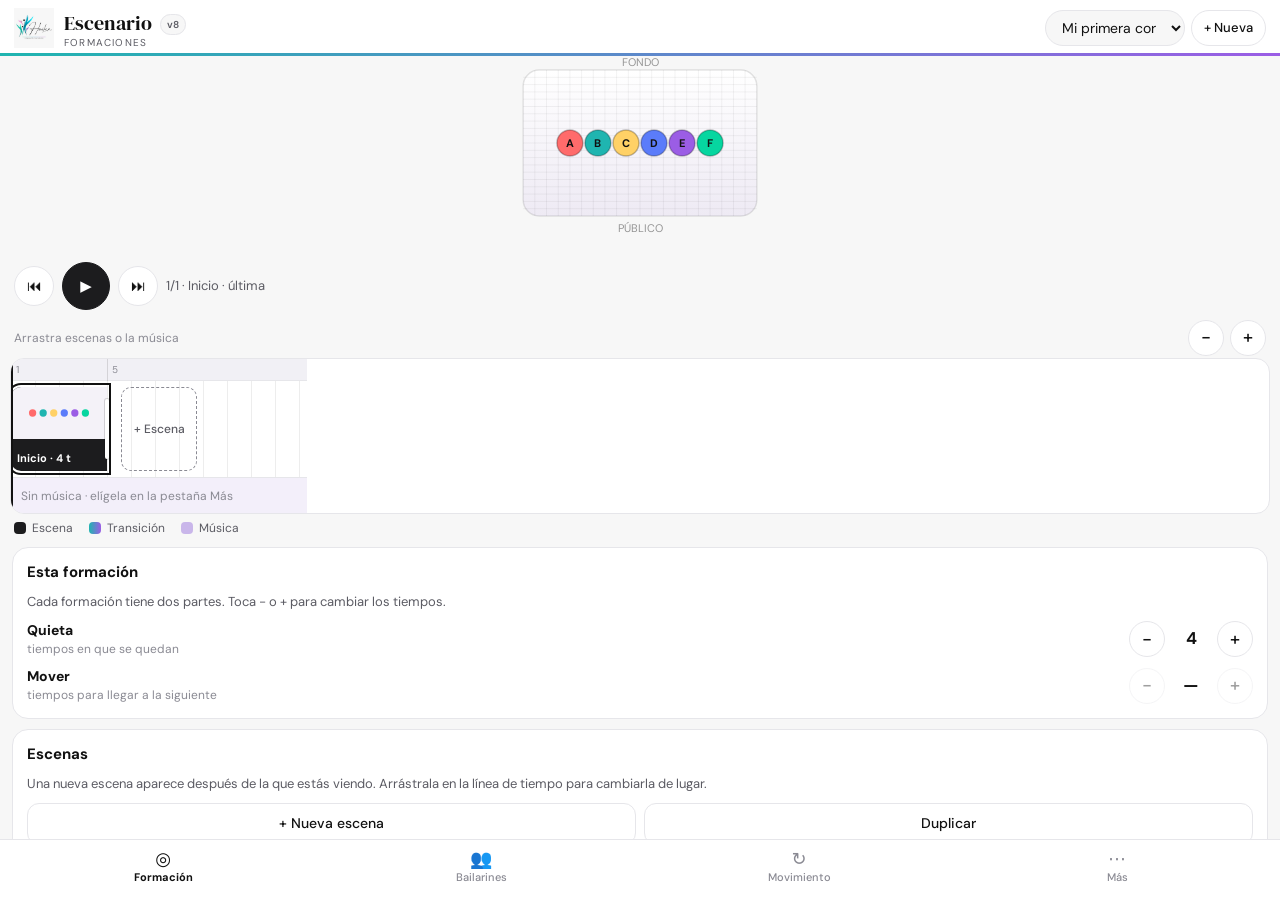
<file: index.html>
<!doctype html>
<html lang="es">
<head>
  <meta charset="utf-8">
  <meta name="viewport" content="width=device-width,initial-scale=1,viewport-fit=cover">
  <meta name="theme-color" content="#F7F7F7">
  <meta name="apple-mobile-web-app-capable" content="yes">
  <meta name="apple-mobile-web-app-title" content="Escenario">
  <title>Escenario · Huilén</title>
  <link rel="manifest" href="manifest.json">
  <link rel="icon" href="logo.png" type="image/png">
  <link rel="preconnect" href="https://fonts.googleapis.com">
  <link rel="preconnect" href="https://fonts.gstatic.com" crossorigin>
  <link href="https://fonts.googleapis.com/css2?family=DM+Serif+Display&family=DM+Sans:wght@400;500;700&display=swap" rel="stylesheet">
  <link rel="stylesheet" href="styles.css">
</head>
<body>
  <header class="top">
    <div class="brand-row">
      <img src="logo.png" alt="Huilén" class="logo">
      <div class="brand"><strong>Escenario <em id="verBadge" class="ver-badge"></em></strong><span>Formaciones</span></div>
    </div>
    <div class="top-actions">
      <select id="choreoSelect" aria-label="Coreografía"></select>
      <button id="btnNewChoreo" class="pill" title="Crear una coreografía nueva">+ Nueva</button>
    </div>
  </header>

  <main>
    <div class="stage-wrap">
      <canvas id="stage"></canvas>
    </div>

    <div class="playbar">
      <button id="btnPrev" class="round" aria-label="Formación anterior">⏮</button>
      <button id="btnPlay" class="round play" aria-label="Reproducir">▶</button>
      <button id="btnNext" class="round" aria-label="Formación siguiente">⏭</button>
      <span id="status" class="status"></span>
    </div>

    <div class="tl-tools">
      <span class="hint">Arrastra escenas o la música</span>
      <span class="zoom">
        <button id="btnZoomOut" class="round sm" aria-label="Alejar la línea de tiempo">−</button>
        <button id="btnZoomIn" class="round sm" aria-label="Acercar la línea de tiempo">+</button>
      </span>
    </div>
    <div id="timeline" class="timeline" aria-label="Línea de tiempo"></div>
    <div class="legend">
      <span><i class="sw scene"></i>Escena</span>
      <span><i class="sw move"></i>Transición</span>
      <span><i class="sw audio"></i>Música</span>
    </div>

    <div class="panel">
      <!-- Pestaña 1: la formación actual -->
      <section class="tab-panel" data-tab="formacion">
        <div class="card">
          <h4>Esta formación</h4>
          <p class="help">Cada formación tiene dos partes. Toca − o + para cambiar los tiempos.</p>
          <div class="stepper">
            <div class="step-text"><b>Quieta</b><small>tiempos en que se quedan</small></div>
            <div class="step-ctl">
              <button id="holdMinus" class="round sm" aria-label="Menos quieta">−</button>
              <span id="holdVal" class="step-val">0</span>
              <button id="holdPlus" class="round sm" aria-label="Más quieta">+</button>
            </div>
          </div>
          <div class="stepper">
            <div class="step-text"><b>Mover</b><small>tiempos para llegar a la siguiente</small></div>
            <div class="step-ctl">
              <button id="beatMinus" class="round sm" aria-label="Menos mover">−</button>
              <span id="beatVal" class="step-val">8</span>
              <button id="beatPlus" class="round sm" aria-label="Más mover">+</button>
            </div>
          </div>
        </div>

        <div class="card">
          <h4>Escenas</h4>
          <p class="help">Una nueva escena aparece después de la que estás viendo. Arrástrala en la línea de tiempo para cambiarla de lugar.</p>
          <div class="grid2">
            <button id="btnAddFrame" class="btn">+ Nueva escena</button>
            <button id="btnDupFrame" class="btn">Duplicar</button>
            <button id="btnNotes" class="btn">Nombre y notas</button>
            <button id="btnDelFrame" class="btn danger">Borrar</button>
          </div>
        </div>
      </section>

      <!-- Pestaña 2: bailarines -->
      <section class="tab-panel" data-tab="bailarines" hidden>
        <div class="card">
          <h4>Bailarines</h4>
          <p class="help">Toca un bailarín para seleccionarlo. Arrastra sobre el escenario para elegir varios. Doble toque para cambiarle el nombre.</p>
          <div class="grid2">
            <button id="btnAddDancer" class="btn">+ Agregar</button>
            <button id="btnRemoveDancer" class="btn danger">Quitar seleccionados</button>
          </div>
        </div>
        <div class="card">
          <h4>Crews</h4>
          <p class="help">Un crew es un grupo de bailarines con su propio color.</p>
          <button id="btnCrews" class="btn wide">Ver crews</button>
        </div>
      </section>

      <!-- Pestaña 3: movimientos -->
      <section class="tab-panel" data-tab="movimiento" hidden>
        <div class="card">
          <h4>Movimientos</h4>
          <p class="help">Primero selecciona bailarines en el escenario. Después elige qué hacen en esta formación.</p>
          <div class="option-list">
            <button id="btnToolRoute" class="option">
              <b>Ruta</b>
              <small>toca el escenario para poner puntos de paso mientras caminan</small>
            </button>
            <button id="btnTurnSelf" class="option">
              <b>Vuelta propia</b>
              <small>cada bailarín gira sobre sí mismo</small>
            </button>
            <button id="btnTurnGroup" class="option">
              <b>Vuelta en grupo o pareja</b>
              <small>giran alrededor de su centro</small>
            </button>
          </div>
          <p class="help">Vueltas de esta formación</p>
          <div id="turnList" class="turn-list"></div>
          <div class="grid2">
            <button id="btnUndoWp" class="btn">Deshacer último punto</button>
            <button id="btnClearRoutes" class="btn danger">Quitar movimientos</button>
          </div>
        </div>
        <div class="card">
          <h4>Dibujo</h4>
          <label class="check"><input id="curved" type="checkbox"> Trayectorias curvas</label>
          <label class="check"><input id="snap" type="checkbox" checked> Ajustar a la grilla</label>
        </div>
      </section>

      <!-- Pestaña 4: más -->
      <section class="tab-panel" data-tab="mas" hidden>
        <div class="card">
          <h4>Música</h4>
          <p class="help">Al elegir una canción, la app detecta sola su ritmo y en qué segundo cae el primer tiempo. Si quedó al doble o a la mitad, usa ÷2 o ×2.</p>
          <div class="row">
            <button id="btnMusic" class="btn">Elegir música</button>
            <span id="audioName" class="muted"></span>
            <input id="audioFile" type="file" accept="audio/*" hidden>
          </div>
          <div class="stepper">
            <div class="step-text"><b>BPM</b><small>tiempos por minuto</small></div>
            <div class="step-ctl">
              <button id="btnHalf" class="pill" title="Dividir a la mitad">÷2</button>
              <input id="bpm" type="number" min="30" max="300" step="0.01" value="120">
              <button id="btnDouble" class="pill" title="Multiplicar por dos">×2</button>
            </div>
          </div>
          <div class="stepper">
            <div class="step-text"><b>Primer tiempo</b><small>segundo de la música donde parte el tiempo 1</small></div>
            <input id="offset" type="number" min="0" step="0.01" value="0">
          </div>
          <button id="btnDetect" class="btn wide">Detectar otra vez</button>
        </div>
        <div class="card">
          <h4>Video de referencia</h4>
          <p class="help">Se muestra arriba del video que exportas, para comparar tu formación con el video original.</p>
          <div class="row">
            <button id="btnRefVideo" class="btn">Elegir video</button>
            <span id="refName" class="muted"></span>
            <input id="refFile" type="file" accept="video/*" hidden>
          </div>
          <div class="stepper">
            <div class="step-text"><b>Inicio del video</b><small>segundo del video donde parte</small></div>
            <input id="refStart" type="number" min="0" step="0.1" value="0">
          </div>
          <button id="btnRefClear" class="btn wide danger">Quitar video de referencia</button>
        </div>
        <div class="card">
          <h4>Exportar y compartir</h4>
          <div class="grid2">
            <button id="btnExportVideo" class="btn">Video</button>
            <button id="btnExportPng" class="btn">Imagen (PNG)</button>
            <button id="btnShare" class="btn">Compartir</button>
            <button id="btnExportJson" class="btn">Guardar (JSON)</button>
          </div>
          <button id="btnImport" class="btn wide">Importar coreografía</button>
          <input id="importFile" type="file" accept="application/json,.json" hidden>
        </div>
        <div class="card">
          <h4>Coreografía</h4>
          <div class="grid2">
            <button id="btnRenameChoreo" class="btn">Renombrar</button>
            <button id="btnDeleteChoreo" class="btn danger">Eliminar</button>
          </div>
          <a class="btn" href="pc.html">Abrir versión para PC</a>
        </div>
        <div class="card">
          <h4>Versión</h4>
          <p class="help">Estás usando la versión <b id="verLabel"></b>.</p>
          <button id="btnNews" class="btn wide">Ver novedades</button>
        </div>
      </section>
    </div>

    <nav class="tabbar">
      <button class="tab on" data-go="formacion"><span>◎</span>Formación</button>
      <button class="tab" data-go="bailarines"><span>👥</span>Bailarines</button>
      <button class="tab" data-go="movimiento"><span>↻</span>Movimiento</button>
      <button class="tab" data-go="mas"><span>⋯</span>Más</button>
    </nav>
  </main>

  <dialog id="dlgNotes">
    <h3>Escena</h3>
    <input id="frameName" type="text" maxlength="30" placeholder="Nombre de la escena">
    <textarea id="notesText" rows="6" placeholder="Notas para los bailarines…"></textarea>
    <div class="row"><button data-close class="btn dark">Listo</button></div>
  </dialog>

  <dialog id="dlgCrews">
    <h3>Crews</h3>
    <div id="crewList"></div>
    <div class="row">
      <button id="btnCrewFromSel" class="btn">Crear con seleccionados</button>
      <button id="btnCrewClear" class="btn">Quitar de crew</button>
      <button data-close class="btn dark">Cerrar</button>
    </div>
  </dialog>

  <dialog id="dlgTurn">
    <h3 id="turnTitle">Vuelta</h3>
    <div class="field">Quién gira
      <select id="turnType">
        <option value="self">Cada uno sobre sí mismo</option>
        <option value="group">Alrededor del grupo (pareja o grupo)</option>
      </select>
    </div>
    <div class="field">Cuándo
      <select id="turnWhen">
        <option value="move">Mientras camina a la siguiente</option>
        <option value="hold">Mientras está quieta</option>
      </select>
    </div>
    <div class="grid2">
      <div class="field">Grados <input id="turnDeg" type="number" step="10" value="360"></div>
      <div class="field">Empieza (%) <input id="turnFrom" type="number" min="0" max="90" value="30"></div>
    </div>
    <div class="field">Termina (%) <input id="turnTo" type="number" min="5" max="90" value="70"></div>
    <p class="help">Por ejemplo, de 30 a 70 hace la vuelta en medio del movimiento.</p>
    <div class="row">
      <button id="btnTurnOk" class="btn dark">Crear vuelta</button>
      <button data-close class="btn">Cancelar</button>
    </div>
  </dialog>

  <dialog id="dlgNews">
    <h3>Novedades</h3>
    <div id="newsList"></div>
    <div class="row"><button data-close class="btn dark">Listo</button></div>
  </dialog>

  <div id="toast" class="toast" role="status"></div>

  <script src="app.js"></script>
</body>
</html>
</file>
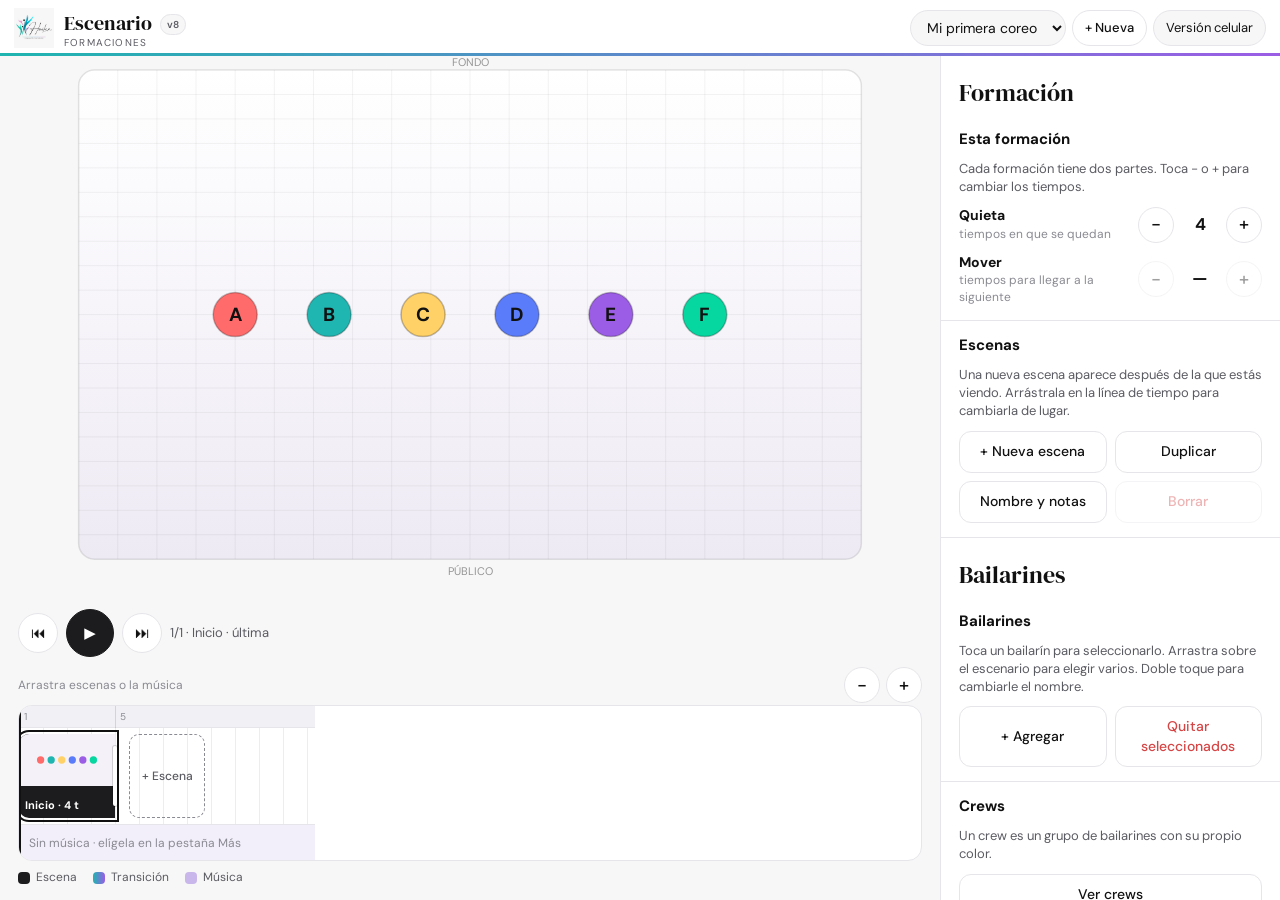
<file: pc.html>
<!doctype html>
<html lang="es">
<head>
  <meta charset="utf-8">
  <meta name="viewport" content="width=device-width,initial-scale=1,viewport-fit=cover">
  <meta name="theme-color" content="#F7F7F7">
  <meta name="apple-mobile-web-app-capable" content="yes">
  <meta name="apple-mobile-web-app-title" content="Escenario">
  <title>Escenario · Huilén (PC)</title>
  <link rel="manifest" href="manifest.json">
  <link rel="icon" href="logo.png" type="image/png">
  <link rel="preconnect" href="https://fonts.googleapis.com">
  <link rel="preconnect" href="https://fonts.gstatic.com" crossorigin>
  <link href="https://fonts.googleapis.com/css2?family=DM+Serif+Display&family=DM+Sans:wght@400;500;700&display=swap" rel="stylesheet">
  <link rel="stylesheet" href="styles.css">
  <link rel="stylesheet" href="pc.css">
</head>
<body>
  <header class="top">
    <div class="brand-row">
      <img src="logo.png" alt="Huilén" class="logo">
      <div class="brand"><strong>Escenario <em id="verBadge" class="ver-badge"></em></strong><span>Formaciones</span></div>
    </div>
    <div class="top-actions">
      <select id="choreoSelect" aria-label="Coreografía"></select>
      <button id="btnNewChoreo" class="pill" title="Crear una coreografía nueva">+ Nueva</button>
      <a class="pill-link" href="index.html">Versión celular</a>
    </div>
  </header>

  <main>
    <div class="stage-wrap">
      <canvas id="stage"></canvas>
    </div>

    <div class="playbar">
      <button id="btnPrev" class="round" aria-label="Formación anterior">⏮</button>
      <button id="btnPlay" class="round play" aria-label="Reproducir">▶</button>
      <button id="btnNext" class="round" aria-label="Formación siguiente">⏭</button>
      <span id="status" class="status"></span>
    </div>

    <div class="tl-tools">
      <span class="hint">Arrastra escenas o la música</span>
      <span class="zoom">
        <button id="btnZoomOut" class="round sm" aria-label="Alejar la línea de tiempo">−</button>
        <button id="btnZoomIn" class="round sm" aria-label="Acercar la línea de tiempo">+</button>
      </span>
    </div>
    <div id="timeline" class="timeline" aria-label="Línea de tiempo"></div>
    <div class="legend">
      <span><i class="sw scene"></i>Escena</span>
      <span><i class="sw move"></i>Transición</span>
      <span><i class="sw audio"></i>Música</span>
    </div>

    <div class="panel">
      <!-- Pestaña 1: la formación actual -->
      <section class="tab-panel" data-tab="formacion">
        <h2 class="cat">Formación</h2>
        <div class="card">
          <h4>Esta formación</h4>
          <p class="help">Cada formación tiene dos partes. Toca − o + para cambiar los tiempos.</p>
          <div class="stepper">
            <div class="step-text"><b>Quieta</b><small>tiempos en que se quedan</small></div>
            <div class="step-ctl">
              <button id="holdMinus" class="round sm" aria-label="Menos quieta">−</button>
              <span id="holdVal" class="step-val">0</span>
              <button id="holdPlus" class="round sm" aria-label="Más quieta">+</button>
            </div>
          </div>
          <div class="stepper">
            <div class="step-text"><b>Mover</b><small>tiempos para llegar a la siguiente</small></div>
            <div class="step-ctl">
              <button id="beatMinus" class="round sm" aria-label="Menos mover">−</button>
              <span id="beatVal" class="step-val">8</span>
              <button id="beatPlus" class="round sm" aria-label="Más mover">+</button>
            </div>
          </div>
        </div>

        <div class="card">
          <h4>Escenas</h4>
          <p class="help">Una nueva escena aparece después de la que estás viendo. Arrástrala en la línea de tiempo para cambiarla de lugar.</p>
          <div class="grid2">
            <button id="btnAddFrame" class="btn">+ Nueva escena</button>
            <button id="btnDupFrame" class="btn">Duplicar</button>
            <button id="btnNotes" class="btn">Nombre y notas</button>
            <button id="btnDelFrame" class="btn danger">Borrar</button>
          </div>
        </div>
      </section>

      <!-- Pestaña 2: bailarines -->
      <section class="tab-panel" data-tab="bailarines">
        <h2 class="cat">Bailarines</h2>
        <div class="card">
          <h4>Bailarines</h4>
          <p class="help">Toca un bailarín para seleccionarlo. Arrastra sobre el escenario para elegir varios. Doble toque para cambiarle el nombre.</p>
          <div class="grid2">
            <button id="btnAddDancer" class="btn">+ Agregar</button>
            <button id="btnRemoveDancer" class="btn danger">Quitar seleccionados</button>
          </div>
        </div>
        <div class="card">
          <h4>Crews</h4>
          <p class="help">Un crew es un grupo de bailarines con su propio color.</p>
          <button id="btnCrews" class="btn wide">Ver crews</button>
        </div>
      </section>

      <!-- Pestaña 3: movimientos -->
      <section class="tab-panel" data-tab="movimiento">
        <h2 class="cat">Movimiento</h2>
        <div class="card">
          <h4>Movimientos</h4>
          <p class="help">Primero selecciona bailarines en el escenario. Después elige qué hacen en esta formación.</p>
          <div class="option-list">
            <button id="btnToolRoute" class="option">
              <b>Ruta</b>
              <small>toca el escenario para poner puntos de paso mientras caminan</small>
            </button>
            <button id="btnTurnSelf" class="option">
              <b>Vuelta propia</b>
              <small>cada bailarín gira sobre sí mismo</small>
            </button>
            <button id="btnTurnGroup" class="option">
              <b>Vuelta en grupo o pareja</b>
              <small>giran alrededor de su centro</small>
            </button>
          </div>
          <p class="help">Vueltas de esta formación</p>
          <div id="turnList" class="turn-list"></div>
          <div class="grid2">
            <button id="btnUndoWp" class="btn">Deshacer último punto</button>
            <button id="btnClearRoutes" class="btn danger">Quitar movimientos</button>
          </div>
        </div>
        <div class="card">
          <h4>Dibujo</h4>
          <label class="check"><input id="curved" type="checkbox"> Trayectorias curvas</label>
          <label class="check"><input id="snap" type="checkbox" checked> Ajustar a la grilla</label>
        </div>
      </section>

      <!-- Pestaña 4: más -->
      <section class="tab-panel" data-tab="mas">
        <h2 class="cat">Más</h2>
        <div class="card">
          <h4>Música</h4>
          <p class="help">Al elegir una canción, la app detecta sola su ritmo y en qué segundo cae el primer tiempo. Si quedó al doble o a la mitad, usa ÷2 o ×2.</p>
          <div class="row">
            <button id="btnMusic" class="btn">Elegir música</button>
            <span id="audioName" class="muted"></span>
            <input id="audioFile" type="file" accept="audio/*" hidden>
          </div>
          <div class="stepper">
            <div class="step-text"><b>BPM</b><small>tiempos por minuto</small></div>
            <div class="step-ctl">
              <button id="btnHalf" class="pill" title="Dividir a la mitad">÷2</button>
              <input id="bpm" type="number" min="30" max="300" step="0.01" value="120">
              <button id="btnDouble" class="pill" title="Multiplicar por dos">×2</button>
            </div>
          </div>
          <div class="stepper">
            <div class="step-text"><b>Primer tiempo</b><small>segundo de la música donde parte el tiempo 1</small></div>
            <input id="offset" type="number" min="0" step="0.01" value="0">
          </div>
          <button id="btnDetect" class="btn wide">Detectar otra vez</button>
        </div>
        <div class="card">
          <h4>Video de referencia</h4>
          <p class="help">Se muestra arriba del video que exportas, para comparar tu formación con el video original.</p>
          <div class="row">
            <button id="btnRefVideo" class="btn">Elegir video</button>
            <span id="refName" class="muted"></span>
            <input id="refFile" type="file" accept="video/*" hidden>
          </div>
          <div class="stepper">
            <div class="step-text"><b>Inicio del video</b><small>segundo del video donde parte</small></div>
            <input id="refStart" type="number" min="0" step="0.1" value="0">
          </div>
          <button id="btnRefClear" class="btn wide danger">Quitar video de referencia</button>
        </div>
        <div class="card">
          <h4>Exportar y compartir</h4>
          <div class="grid2">
            <button id="btnExportVideo" class="btn">Video</button>
            <button id="btnExportPng" class="btn">Imagen (PNG)</button>
            <button id="btnShare" class="btn">Compartir</button>
            <button id="btnExportJson" class="btn">Guardar (JSON)</button>
          </div>
          <button id="btnImport" class="btn wide">Importar coreografía</button>
          <input id="importFile" type="file" accept="application/json,.json" hidden>
        </div>
        <div class="card">
          <h4>Coreografía</h4>
          <div class="grid2">
            <button id="btnRenameChoreo" class="btn">Renombrar</button>
            <button id="btnDeleteChoreo" class="btn danger">Eliminar</button>
          </div>
          <a class="btn" href="index.html">Abrir versión para celular</a>
        </div>
        <div class="card">
          <h4>Versión</h4>
          <p class="help">Estás usando la versión <b id="verLabel"></b>.</p>
          <button id="btnNews" class="btn wide">Ver novedades</button>
        </div>
      </section>
    </div>
  </main>

  <dialog id="dlgNotes">
    <h3>Escena</h3>
    <input id="frameName" type="text" maxlength="30" placeholder="Nombre de la escena">
    <textarea id="notesText" rows="6" placeholder="Notas para los bailarines…"></textarea>
    <div class="row"><button data-close class="btn dark">Listo</button></div>
  </dialog>

  <dialog id="dlgCrews">
    <h3>Crews</h3>
    <div id="crewList"></div>
    <div class="row">
      <button id="btnCrewFromSel" class="btn">Crear con seleccionados</button>
      <button id="btnCrewClear" class="btn">Quitar de crew</button>
      <button data-close class="btn dark">Cerrar</button>
    </div>
  </dialog>

  <dialog id="dlgTurn">
    <h3 id="turnTitle">Vuelta</h3>
    <div class="field">Quién gira
      <select id="turnType">
        <option value="self">Cada uno sobre sí mismo</option>
        <option value="group">Alrededor del grupo (pareja o grupo)</option>
      </select>
    </div>
    <div class="field">Cuándo
      <select id="turnWhen">
        <option value="move">Mientras camina a la siguiente</option>
        <option value="hold">Mientras está quieta</option>
      </select>
    </div>
    <div class="grid2">
      <div class="field">Grados <input id="turnDeg" type="number" step="10" value="360"></div>
      <div class="field">Empieza (%) <input id="turnFrom" type="number" min="0" max="90" value="30"></div>
    </div>
    <div class="field">Termina (%) <input id="turnTo" type="number" min="5" max="90" value="70"></div>
    <p class="help">Por ejemplo, de 30 a 70 hace la vuelta en medio del movimiento.</p>
    <div class="row">
      <button id="btnTurnOk" class="btn dark">Crear vuelta</button>
      <button data-close class="btn">Cancelar</button>
    </div>
  </dialog>

  <dialog id="dlgNews">
    <h3>Novedades</h3>
    <div id="newsList"></div>
    <div class="row"><button data-close class="btn dark">Listo</button></div>
  </dialog>

  <div id="toast" class="toast" role="status"></div>

  <script src="app.js"></script>
</body>
</html>
</file>
<file: styles.css>
:root {
  --bg: #f7f7f7;
  --card: #ffffff;
  --ink: #111111;
  --ink-soft: #5b5b63;
  --muted: #8a8a93;
  --line: #e6e6ea;
  --dark: #1c1c1e;
  --teal: #1fb5b0;
  --purple: #9b5de5;
  --red: #d64545;
  --grad: linear-gradient(90deg, var(--teal), var(--purple));
}

* { box-sizing: border-box; }

html, body {
  height: 100%;
  margin: 0;
  background: var(--bg);
  color: var(--ink);
  font: 14px/1.4 "DM Sans", system-ui, -apple-system, "Segoe UI", Roboto, sans-serif;
  overflow: hidden;
}

body {
  display: flex;
  flex-direction: column;
  height: 100dvh;
}

/* ----- Cabecera ----- */
header.top {
  position: relative;
  display: flex;
  gap: 10px;
  align-items: center;
  justify-content: space-between;
  padding: 8px 14px;
  padding-top: calc(8px + env(safe-area-inset-top));
  background: var(--card);
}

header.top::after {
  content: "";
  position: absolute;
  left: 0;
  right: 0;
  bottom: 0;
  height: 3px;
  background: var(--grad);
}

.brand-row {
  display: flex;
  align-items: center;
  gap: 10px;
  min-width: 0;
}

.logo {
  width: 40px;
  height: 40px;
  object-fit: contain;
  flex: none;
}

.brand {
  display: flex;
  flex-direction: column;
  line-height: 1.1;
}

.brand strong {
  font: 400 20px "DM Serif Display", Georgia, serif;
}

.brand span {
  font-size: 10px;
  letter-spacing: .12em;
  text-transform: uppercase;
  color: var(--ink-soft);
}

.top-actions {
  display: flex;
  gap: 6px;
  align-items: center;
  min-width: 0;
}

header.top select {
  max-width: 140px;
  background: var(--bg);
  color: var(--ink);
  border: 1px solid var(--line);
  border-radius: 999px;
  padding: 7px 12px;
  font: inherit;
}

/* ----- Estructura ----- */
main {
  flex: 1;
  display: flex;
  flex-direction: column;
  min-height: 0;
}

.stage-wrap {
  flex: 1;
  min-height: 200px;
  position: relative;
}

#stage {
  position: absolute;
  inset: 0;
  width: 100%;
  height: 100%;
  display: block;
  touch-action: none;
}

/* ----- Barra de reproducción ----- */
.playbar {
  display: flex;
  align-items: center;
  gap: 8px;
  padding: 6px 14px 4px;
  min-width: 0;
}

.status {
  color: var(--ink-soft);
  font-size: 13px;
  white-space: nowrap;
  overflow: hidden;
  text-overflow: ellipsis;
  min-width: 0;
}

/* ----- Línea de tiempo ----- */
.timeline {
  position: relative;
  overflow-x: auto;
  overflow-y: hidden;
  height: 96px;
  flex: none;
  margin: 0 10px;
  background: var(--card);
  border-radius: 14px;
  border: 1px solid var(--line);
  touch-action: pan-x;
}

.tl-track {
  position: relative;
  height: 100%;
}

.tl-ruler {
  position: absolute;
  top: 0;
  left: 0;
  right: 0;
  height: 22px;
  background: #f1f0f5;
  border-bottom: 1px solid var(--line);
  touch-action: none;
  cursor: pointer;
}

.tl-tick {
  position: absolute;
  top: 0;
  height: 22px;
  line-height: 22px;
  padding-left: 4px;
  border-left: 1px solid rgba(0, 0, 0, .12);
  color: var(--muted);
  font-size: 10px;
  pointer-events: none;
}

.tl-block {
  position: absolute;
  top: 30px;
  height: 56px;
  padding: 5px 8px;
  cursor: pointer;
  overflow: visible;
  color: #fff;
}

.tl-hold {
  background: var(--dark);
  border-radius: 10px 0 0 10px;
}

.tl-move {
  background: var(--grad);
  border-radius: 0 10px 10px 0;
}

.tl-block.on {
  outline: 2px solid var(--ink);
  outline-offset: 2px;
  z-index: 1;
}

.tl-label {
  display: block;
  font-weight: 700;
  font-size: 12px;
  white-space: nowrap;
  overflow: hidden;
  text-overflow: ellipsis;
}

.tl-sub {
  display: block;
  font-size: 10px;
  opacity: .85;
  white-space: nowrap;
  overflow: hidden;
  text-overflow: ellipsis;
}

.tl-handle {
  position: absolute;
  top: 0;
  right: -8px;
  width: 16px;
  height: 100%;
  cursor: ew-resize;
  touch-action: none;
  z-index: 3;
}

.tl-handle::after {
  content: "";
  position: absolute;
  left: 6px;
  top: 12px;
  bottom: 12px;
  width: 4px;
  border-radius: 2px;
  background: #fff;
  box-shadow: 0 0 0 1px rgba(0, 0, 0, .15);
}

.tl-playhead {
  position: absolute;
  top: 0;
  bottom: 0;
  width: 2px;
  background: var(--ink);
  pointer-events: none;
  z-index: 4;
}

.legend {
  display: flex;
  gap: 16px;
  padding: 6px 14px 0;
  font-size: 12px;
  color: var(--ink-soft);
  flex-wrap: wrap;
}

.legend span {
  display: flex;
  align-items: center;
  gap: 6px;
}

.sw {
  display: inline-block;
  width: 12px;
  height: 12px;
  border-radius: 4px;
}

.sw.hold { background: var(--dark); }
.sw.move { background: var(--grad); }

/* ----- Panel de pestañas ----- */
.panel {
  flex: 0 1 auto;
  min-height: 0;
  max-height: 34dvh;
  overflow-y: auto;
  padding: 10px 12px 6px;
}

.tab-panel {
  display: flex;
  flex-direction: column;
  gap: 10px;
}

.tab-panel[hidden] { display: none; }

.card {
  background: var(--card);
  border-radius: 16px;
  padding: 14px;
  border: 1px solid var(--line);
  display: flex;
  flex-direction: column;
  gap: 10px;
}

.card h4 {
  margin: 0;
  font-size: 15px;
  font-weight: 700;
}

.help {
  margin: 0;
  color: var(--ink-soft);
  font-size: 13px;
}

.muted { color: var(--muted); }

.row {
  display: flex;
  flex-wrap: wrap;
  gap: 8px;
  align-items: center;
}

.grid2 {
  display: grid;
  grid-template-columns: 1fr 1fr;
  gap: 8px;
}

/* Controles tipo iPhone */
.stepper {
  display: flex;
  align-items: center;
  justify-content: space-between;
  gap: 10px;
}

.step-text {
  display: flex;
  flex-direction: column;
}

.step-text small {
  color: var(--muted);
  font-size: 12px;
}

.step-ctl {
  display: flex;
  align-items: center;
  gap: 12px;
}

.step-val {
  min-width: 28px;
  text-align: center;
  font-weight: 700;
  font-size: 17px;
}

.option-list {
  display: flex;
  flex-direction: column;
  gap: 8px;
}

.option {
  text-align: left;
  display: flex;
  flex-direction: column;
  gap: 2px;
  border-radius: 14px;
  padding: 10px 12px;
}

.option small {
  color: var(--muted);
  font-size: 12px;
  font-weight: 400;
}

.check {
  display: flex;
  align-items: center;
  gap: 8px;
  color: var(--ink);
  font-size: 14px;
}

/* ----- Botones ----- */
button {
  background: var(--card);
  color: var(--ink);
  border: 1px solid var(--line);
  border-radius: 12px;
  padding: 10px 12px;
  font: inherit;
  font-weight: 500;
  cursor: pointer;
  min-height: 42px;
}

button:disabled { opacity: .4; cursor: default; }

button.btn.wide { width: 100%; }

button.dark {
  background: var(--dark);
  border-color: var(--dark);
  color: #fff;
  font-weight: 700;
}

button.danger { color: var(--red); }

button.on {
  background: var(--teal);
  border-color: var(--teal);
  color: #fff;
}

button.round {
  width: 40px;
  height: 40px;
  min-height: 40px;
  padding: 0;
  border-radius: 50%;
  font-size: 15px;
  display: inline-flex;
  align-items: center;
  justify-content: center;
  flex: none;
}

button.round.play {
  background: var(--dark);
  border-color: var(--dark);
  color: #fff;
  width: 48px;
  height: 48px;
  min-height: 48px;
}

button.round.sm {
  width: 36px;
  height: 36px;
  min-height: 36px;
  font-size: 18px;
}

input[type=number] {
  width: 76px;
  background: var(--bg);
  color: var(--ink);
  border: 1px solid var(--line);
  border-radius: 10px;
  padding: 8px;
  font: inherit;
}

button.option.on {
  background: var(--teal);
  color: #fff;
}

button.option.on small { color: #e9fffe; }

/* ----- Barra de pestañas (abajo, estilo iPhone) ----- */
.tabbar {
  flex: none;
  display: flex;
  justify-content: space-around;
  background: var(--card);
  border-top: 1px solid var(--line);
  padding: 6px 4px calc(6px + env(safe-area-inset-bottom));
}

.tab {
  flex: 1;
  border: 0;
  background: transparent;
  color: var(--muted);
  display: flex;
  flex-direction: column;
  align-items: center;
  gap: 2px;
  font-size: 11px;
  min-height: 48px;
  padding: 4px 0;
  border-radius: 0;
}

.tab span {
  font-size: 18px;
  line-height: 1;
}

.tab.on {
  background: transparent;
  color: var(--ink);
  font-weight: 700;
}

.cat { display: none; }

a.btn {
  display: flex;
  align-items: center;
  justify-content: center;
  min-height: 42px;
  border-radius: 12px;
  border: 1px solid var(--line);
  background: var(--card);
  color: var(--ink);
  text-decoration: none;
  font-weight: 500;
}

button.pill {
  min-height: 36px;
  padding: 7px 12px;
  border-radius: 999px;
  white-space: nowrap;
  font-size: 13px;
}

/* ----- Diálogos ----- */
dialog {
  background: var(--card);
  color: var(--ink);
  border: 1px solid var(--line);
  border-radius: 18px;
  width: min(94vw, 460px);
  padding: 18px;
  box-shadow: 0 20px 50px rgba(0, 0, 0, .15);
}

dialog::backdrop { background: rgba(20, 20, 24, .35); }

dialog h3 {
  margin: 0 0 12px;
  font: 400 22px "DM Serif Display", Georgia, serif;
}

dialog input[type=text],
dialog textarea {
  width: 100%;
  background: var(--bg);
  color: var(--ink);
  border: 1px solid var(--line);
  border-radius: 10px;
  padding: 10px;
  font: inherit;
  margin-bottom: 10px;
}

/* ----- v8: storyboard, pista de audio, vueltas, novedades ----- */
.timeline { height: 156px; touch-action: pan-x; }
.tl-track {
  height: 100%;
  background-image: repeating-linear-gradient(90deg, rgba(0, 0, 0, .07) 0 1px, transparent 1px 100%);
}
.tl-scene,
.tl-move {
  position: absolute;
  top: 28px;
  height: 84px;
  cursor: pointer;
  touch-action: none;
}
.tl-scene {
  background: var(--dark);
  color: #fff;
  border-radius: 10px 0 0 10px;
}
.tl-scene.on { outline: 2px solid var(--ink); outline-offset: 2px; z-index: 2; }
.tl-thumb { position: absolute; left: 0; top: 0; display: block; border-radius: 10px 0 0 0; }
.tl-scene .tl-label {
  position: absolute;
  left: 6px;
  right: 12px;
  bottom: 5px;
  font-size: 11px;
}
.tl-move { background: var(--grad); color: #fff; border-radius: 0 10px 10px 0; padding: 8px 8px 0; }
.tl-move .tl-label { font-size: 11px; }
.tl-add {
  position: absolute;
  top: 28px;
  height: 84px;
  width: 76px;
  min-height: 0;
  padding: 0;
  background: transparent;
  border: 1.5px dashed var(--muted);
  border-radius: 10px;
  color: var(--ink-soft);
  font-size: 12px;
}
.tl-audio {
  position: absolute;
  left: 0;
  right: 0;
  top: 118px;
  height: 36px;
  background: #f3effa;
  border-top: 1px solid var(--line);
  cursor: grab;
  touch-action: none;
  overflow: hidden;
}
.tl-audio canvas { position: absolute; left: 0; top: 0; }
.tl-empty { position: absolute; left: 10px; top: 10px; font-size: 12px; color: var(--muted); pointer-events: none; }
.tl-tools {
  display: flex;
  align-items: center;
  justify-content: space-between;
  gap: 8px;
  padding: 6px 14px 2px;
}
.hint {
  font-size: 12px;
  color: var(--muted);
  min-width: 0;
  white-space: nowrap;
  overflow: hidden;
  text-overflow: ellipsis;
}
.zoom { display: flex; gap: 6px; flex: none; }
.sw.scene { background: var(--dark); }
.sw.audio { background: #c9b6ea; }
.field {
  display: flex;
  flex-direction: column;
  gap: 4px;
  font-size: 13px;
  color: var(--ink-soft);
}
.field select,
.field input {
  width: 100%;
  background: var(--bg);
  color: var(--ink);
  border: 1px solid var(--line);
  border-radius: 10px;
  padding: 9px;
  font: inherit;
}
.turn-list { display: flex; flex-direction: column; gap: 6px; }
.turn-row {
  display: flex;
  justify-content: space-between;
  align-items: center;
  gap: 8px;
  font-size: 12px;
  background: var(--bg);
  border-radius: 10px;
  padding: 6px 6px 6px 10px;
}
button.turn-x { min-height: 28px; width: 28px; height: 28px; padding: 0; border-radius: 50%; flex: none; }
.ver-badge {
  font: 600 10px/1 "DM Sans", system-ui, sans-serif;
  color: var(--ink-soft);
  background: var(--bg);
  border: 1px solid var(--line);
  border-radius: 999px;
  padding: 3px 6px;
  margin-left: 4px;
  vertical-align: middle;
  font-style: normal;
}
.news-item { padding: 8px 0; border-bottom: 1px solid var(--line); }
.news-item ul { margin: 6px 0 0; padding-left: 18px; color: var(--ink-soft); font-size: 13px; }
.news-item li + li { margin-top: 3px; }

.crew {
  display: flex;
  align-items: center;
  gap: 8px;
  padding: 8px 0;
  border-bottom: 1px solid var(--line);
  flex-wrap: wrap;
}

.crew strong { flex: 1; }

.swatch {
  width: 14px;
  height: 14px;
  border-radius: 50%;
}

.toast {
  position: fixed;
  left: 50%;
  bottom: 96px;
  transform: translateX(-50%) translateY(20px);
  background: var(--dark);
  color: #fff;
  padding: 10px 16px;
  border-radius: 999px;
  opacity: 0;
  transition: opacity .25s, transform .25s;
  pointer-events: none;
  max-width: 90vw;
  z-index: 10;
}

.toast.show {
  opacity: 1;
  transform: translateX(-50%);
}
</file>
<file: pc.css>
/* ===== Versión PC: escenario a la izquierda y las 4 listas a la derecha ===== */

main {
  display: grid;
  grid-template-columns: minmax(0, 1fr) 340px;
  grid-template-rows: minmax(0, 1fr) auto auto auto auto;
  min-height: 0;
}

.stage-wrap { grid-column: 1; grid-row: 1; }
.playbar { grid-column: 1; grid-row: 2; padding: 10px 18px 4px; }
.tl-tools { grid-column: 1; grid-row: 3; padding: 6px 18px 2px; }
.timeline { grid-column: 1; grid-row: 4; margin: 0 18px; }
.legend { grid-column: 1; grid-row: 5; padding: 8px 18px 14px; }

/* Panel derecho: las 4 listas se ven todas a la vez, separadas por una línea */
.panel {
  grid-column: 2;
  grid-row: 1 / span 5;
  max-height: none;
  min-height: 0;
  overflow-y: auto;
  padding: 0;
  background: var(--card);
  border-left: 1px solid var(--line);
}

.tabbar { display: none; }

.tab-panel { gap: 0; }

.cat {
  display: block;
  margin: 0;
  padding: 20px 18px 6px;
  font: 400 24px "DM Serif Display", Georgia, serif;
}

.card {
  background: none;
  border: 0;
  border-bottom: 1px solid var(--line);
  border-radius: 0;
  padding: 14px 18px;
  gap: 10px;
}

.tab-panel:last-child .card:last-child { border-bottom: 0; }

header.top select { max-width: 240px; }

.pill-link {
  display: inline-flex;
  align-items: center;
  white-space: nowrap;
  min-height: 36px;
  padding: 7px 12px;
  border-radius: 999px;
  border: 1px solid var(--line);
  background: var(--bg);
  color: var(--ink);
  text-decoration: none;
  font-size: 13px;
}
</file>
